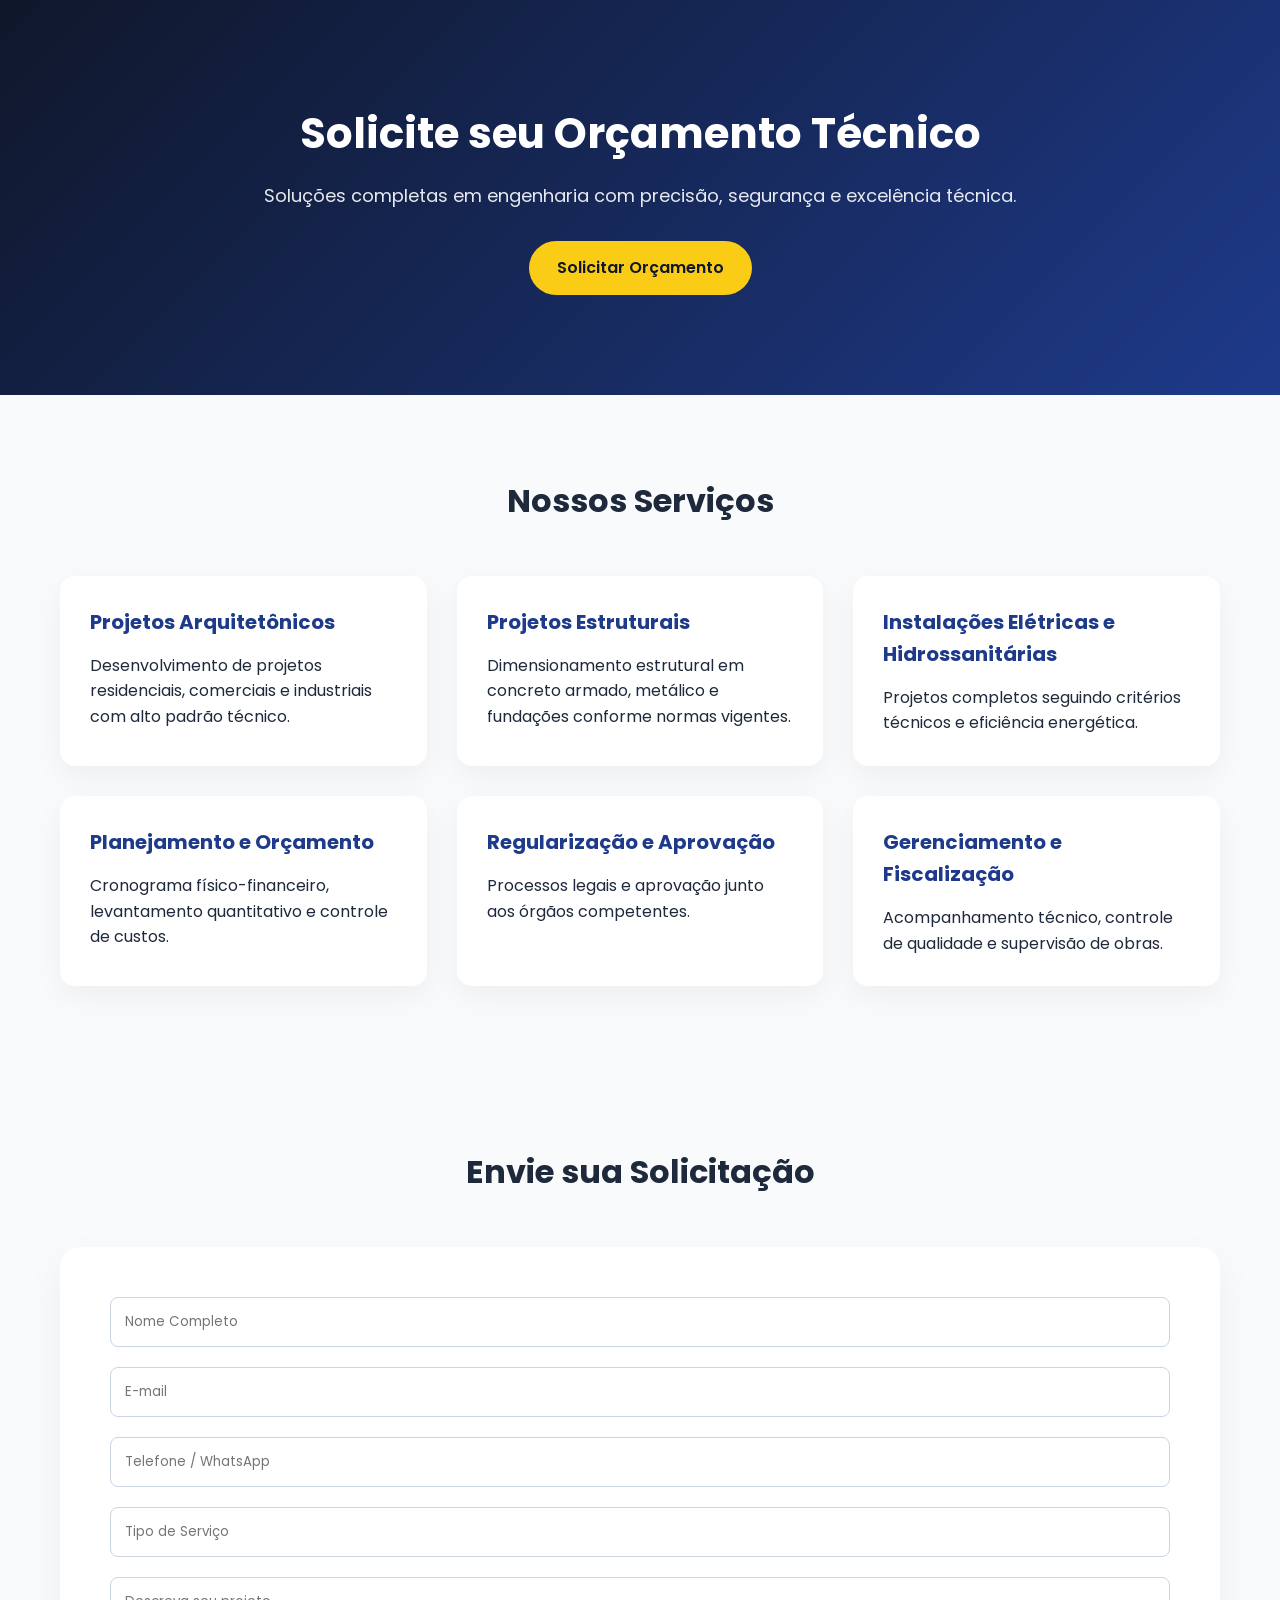
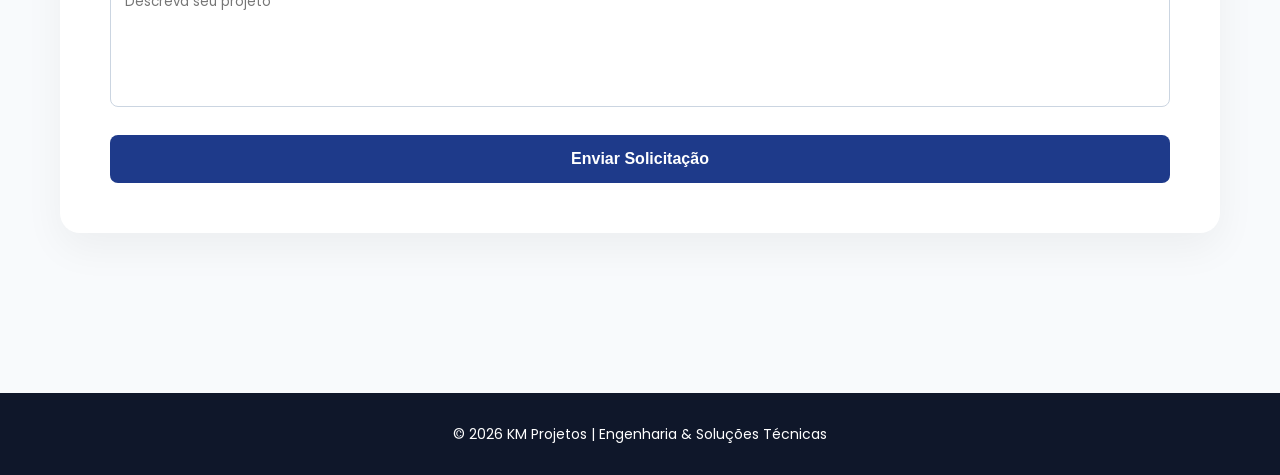
<file: orcamentos.html>
<!DOCTYPE html>
<html lang="pt-BR">
<head>
<meta charset="UTF-8">
<meta name="viewport" content="width=device-width, initial-scale=1.0">
<title>Orçamentos | KM Projetos</title>

<link href="https://fonts.googleapis.com/css2?family=Poppins:wght@300;400;600;700&display=swap" rel="stylesheet">

<style>
* {
    margin: 0;
    padding: 0;
    box-sizing: border-box;
}

body {
    font-family: 'Poppins', sans-serif;
    background: #f8fafc;
    color: #1e293b;
    line-height: 1.6;
}

/* HEADER */
header {
    background: linear-gradient(135deg, #0f172a, #1e3a8a);
    color: white;
    padding: 100px 20px;
    text-align: center;
}

header h1 {
    font-size: 42px;
    font-weight: 700;
}

header p {
    margin-top: 15px;
    font-size: 18px;
    opacity: 0.9;
}

.btn-primary {
    margin-top: 30px;
    display: inline-block;
    padding: 14px 28px;
    background: #facc15;
    color: #0f172a;
    font-weight: 600;
    border-radius: 50px;
    text-decoration: none;
    transition: 0.3s;
}

.btn-primary:hover {
    background: #eab308;
    transform: translateY(-3px);
}

/* SECTION */
.section {
    padding: 80px 20px;
    max-width: 1200px;
    margin: auto;
}

.section h2 {
    text-align: center;
    font-size: 32px;
    margin-bottom: 50px;
}

/* CARDS */
.grid {
    display: grid;
    grid-template-columns: repeat(auto-fit, minmax(280px, 1fr));
    gap: 30px;
}

.card {
    background: white;
    padding: 30px;
    border-radius: 15px;
    box-shadow: 0 10px 30px rgba(0,0,0,0.05);
    transition: 0.3s;
}

.card:hover {
    transform: translateY(-8px);
    box-shadow: 0 15px 40px rgba(0,0,0,0.08);
}

.card h3 {
    margin-bottom: 15px;
    font-size: 20px;
    color: #1e3a8a;
}

/* FORM */
.form-container {
    background: white;
    padding: 50px;
    border-radius: 20px;
    box-shadow: 0 15px 40px rgba(0,0,0,0.05);
}

form input,
form textarea {
    width: 100%;
    padding: 14px;
    margin-bottom: 20px;
    border-radius: 8px;
    border: 1px solid #cbd5e1;
    font-family: inherit;
}

form textarea {
    resize: none;
}

form button {
    width: 100%;
    padding: 15px;
    border-radius: 8px;
    border: none;
    background: #1e3a8a;
    color: white;
    font-weight: 600;
    font-size: 16px;
    cursor: pointer;
    transition: 0.3s;
}

form button:hover {
    background: #0f172a;
}

/* FOOTER */
footer {
    background: #0f172a;
    color: white;
    text-align: center;
    padding: 30px 20px;
    margin-top: 80px;
    font-size: 14px;
}

/* RESPONSIVO */
@media (max-width: 768px) {
    header h1 {
        font-size: 30px;
    }
}
</style>
</head>

<body>

<header>
    <h1>Solicite seu Orçamento Técnico</h1>
    <p>Soluções completas em engenharia com precisão, segurança e excelência técnica.</p>
    <a href="#orcamento" class="btn-primary">Solicitar Orçamento</a>
</header>

<section class="section">
    <h2>Nossos Serviços</h2>

    <div class="grid">
        <div class="card">
            <h3>Projetos Arquitetônicos</h3>
            <p>Desenvolvimento de projetos residenciais, comerciais e industriais com alto padrão técnico.</p>
        </div>

        <div class="card">
            <h3>Projetos Estruturais</h3>
            <p>Dimensionamento estrutural em concreto armado, metálico e fundações conforme normas vigentes.</p>
        </div>

        <div class="card">
            <h3>Instalações Elétricas e Hidrossanitárias</h3>
            <p>Projetos completos seguindo critérios técnicos e eficiência energética.</p>
        </div>

        <div class="card">
            <h3>Planejamento e Orçamento</h3>
            <p>Cronograma físico-financeiro, levantamento quantitativo e controle de custos.</p>
        </div>

        <div class="card">
            <h3>Regularização e Aprovação</h3>
            <p>Processos legais e aprovação junto aos órgãos competentes.</p>
        </div>

        <div class="card">
            <h3>Gerenciamento e Fiscalização</h3>
            <p>Acompanhamento técnico, controle de qualidade e supervisão de obras.</p>
        </div>
    </div>
</section>

<section class="section" id="orcamento">
    <h2>Envie sua Solicitação</h2>

    <div class="form-container">
        <form>
            <input type="text" placeholder="Nome Completo" required>
            <input type="email" placeholder="E-mail" required>
            <input type="tel" placeholder="Telefone / WhatsApp" required>
            <input type="text" placeholder="Tipo de Serviço">
            <textarea rows="5" placeholder="Descreva seu projeto"></textarea>
            <button type="submit">Enviar Solicitação</button>
        </form>
    </div>
</section>

<footer>
    © 2026 KM Projetos | Engenharia & Soluções Técnicas
</footer>

</body>
</html>
</file>
